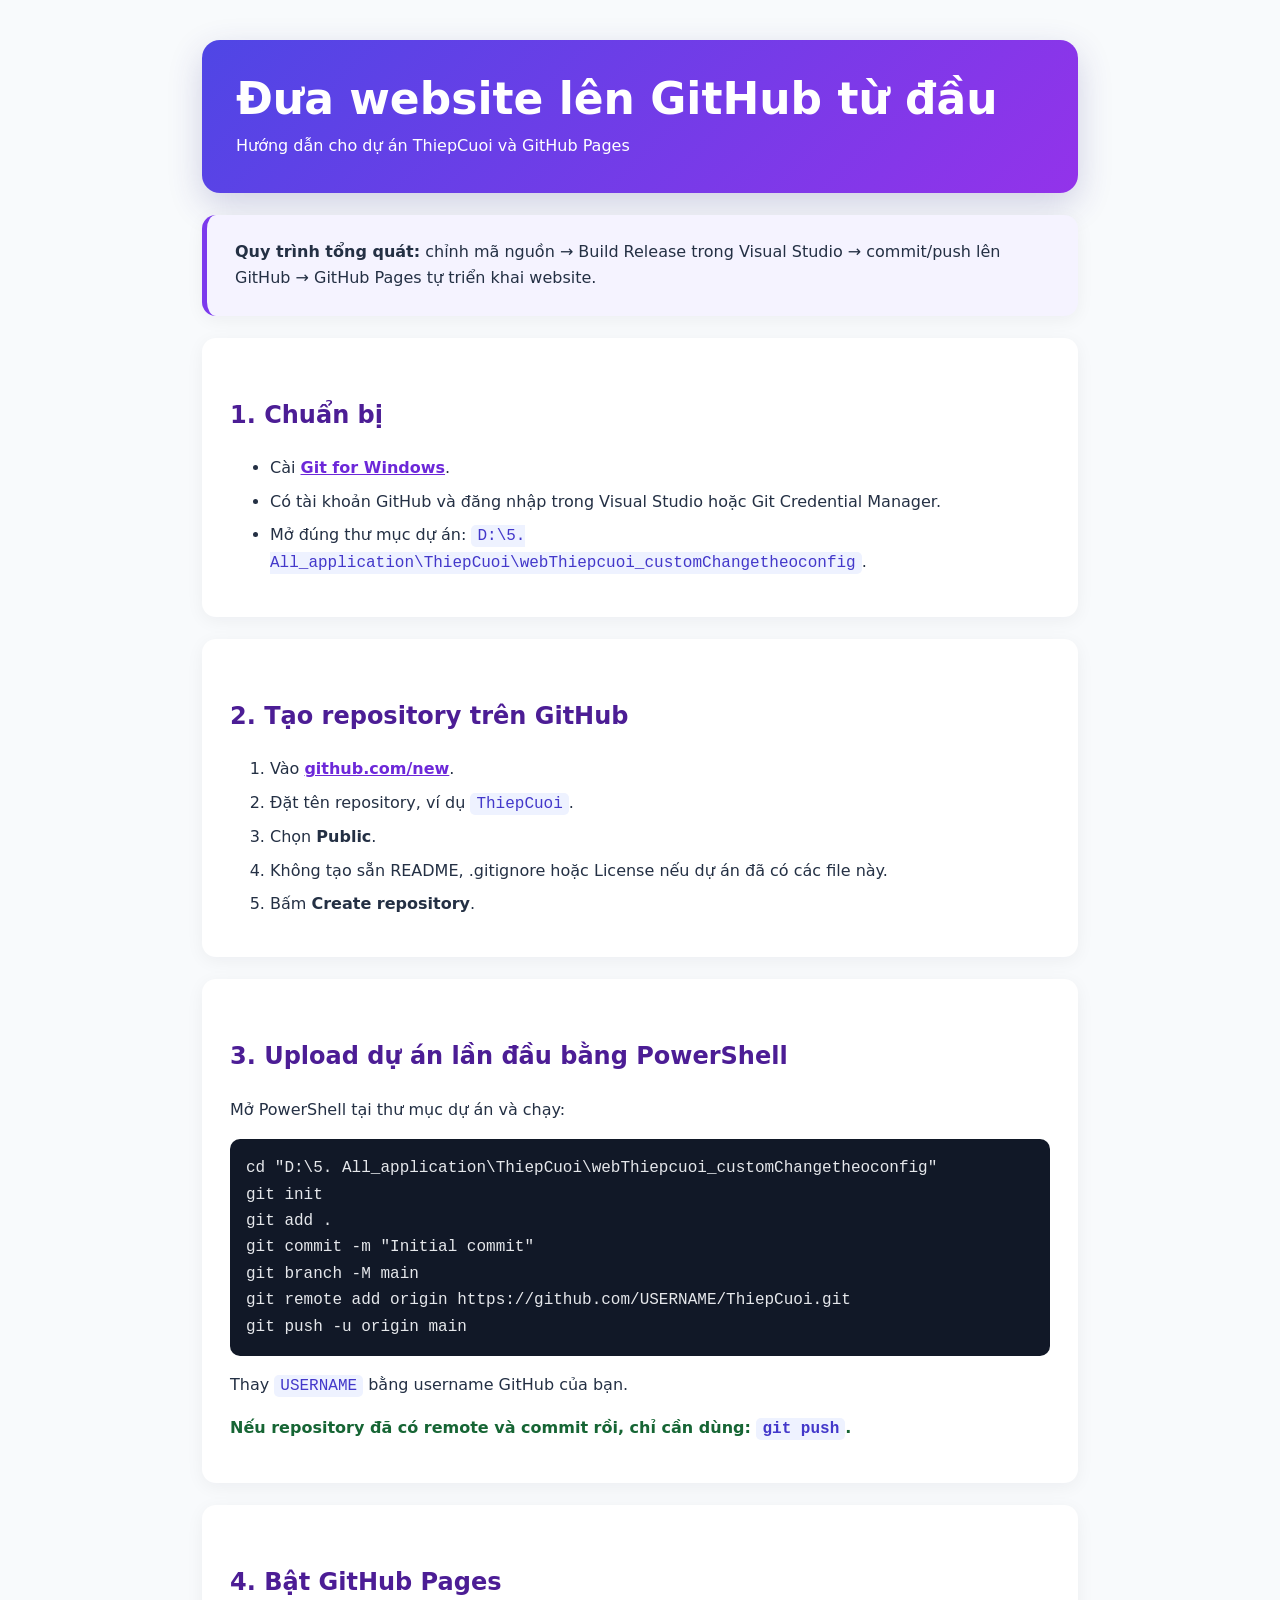
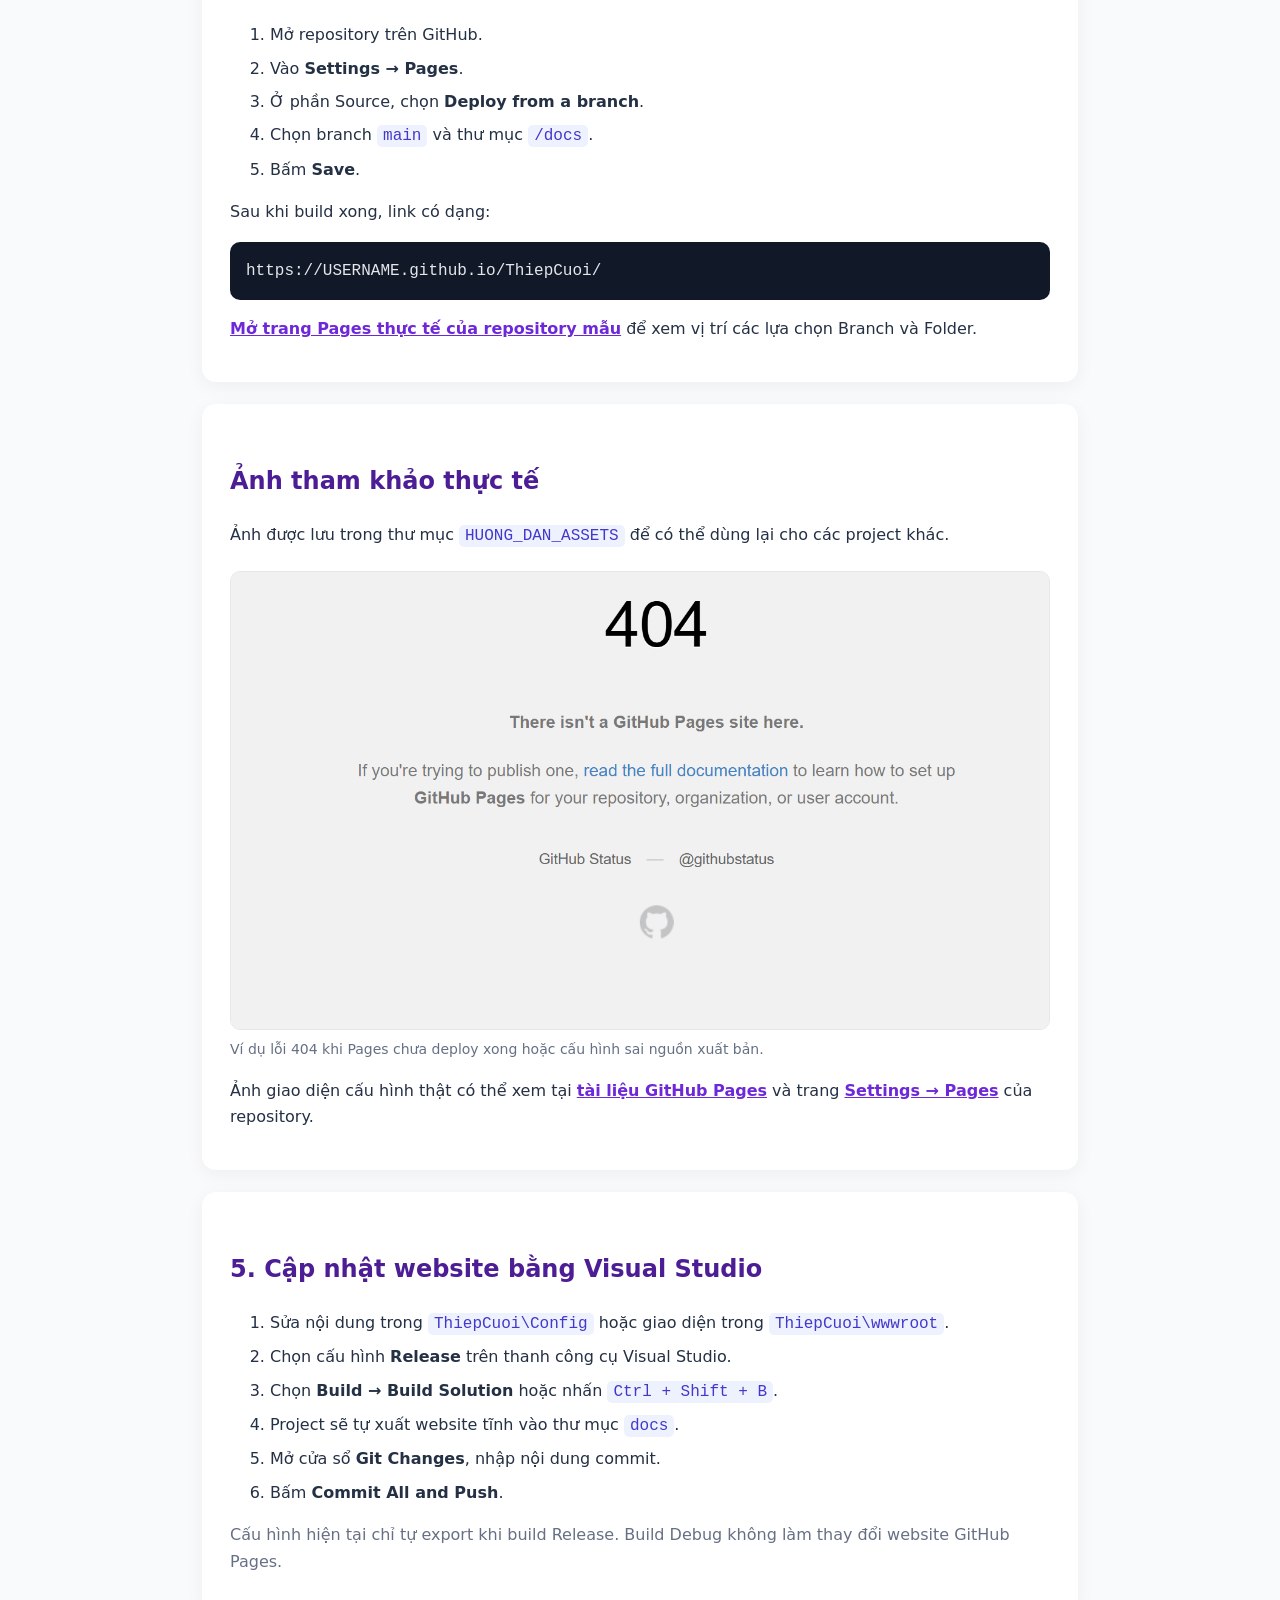
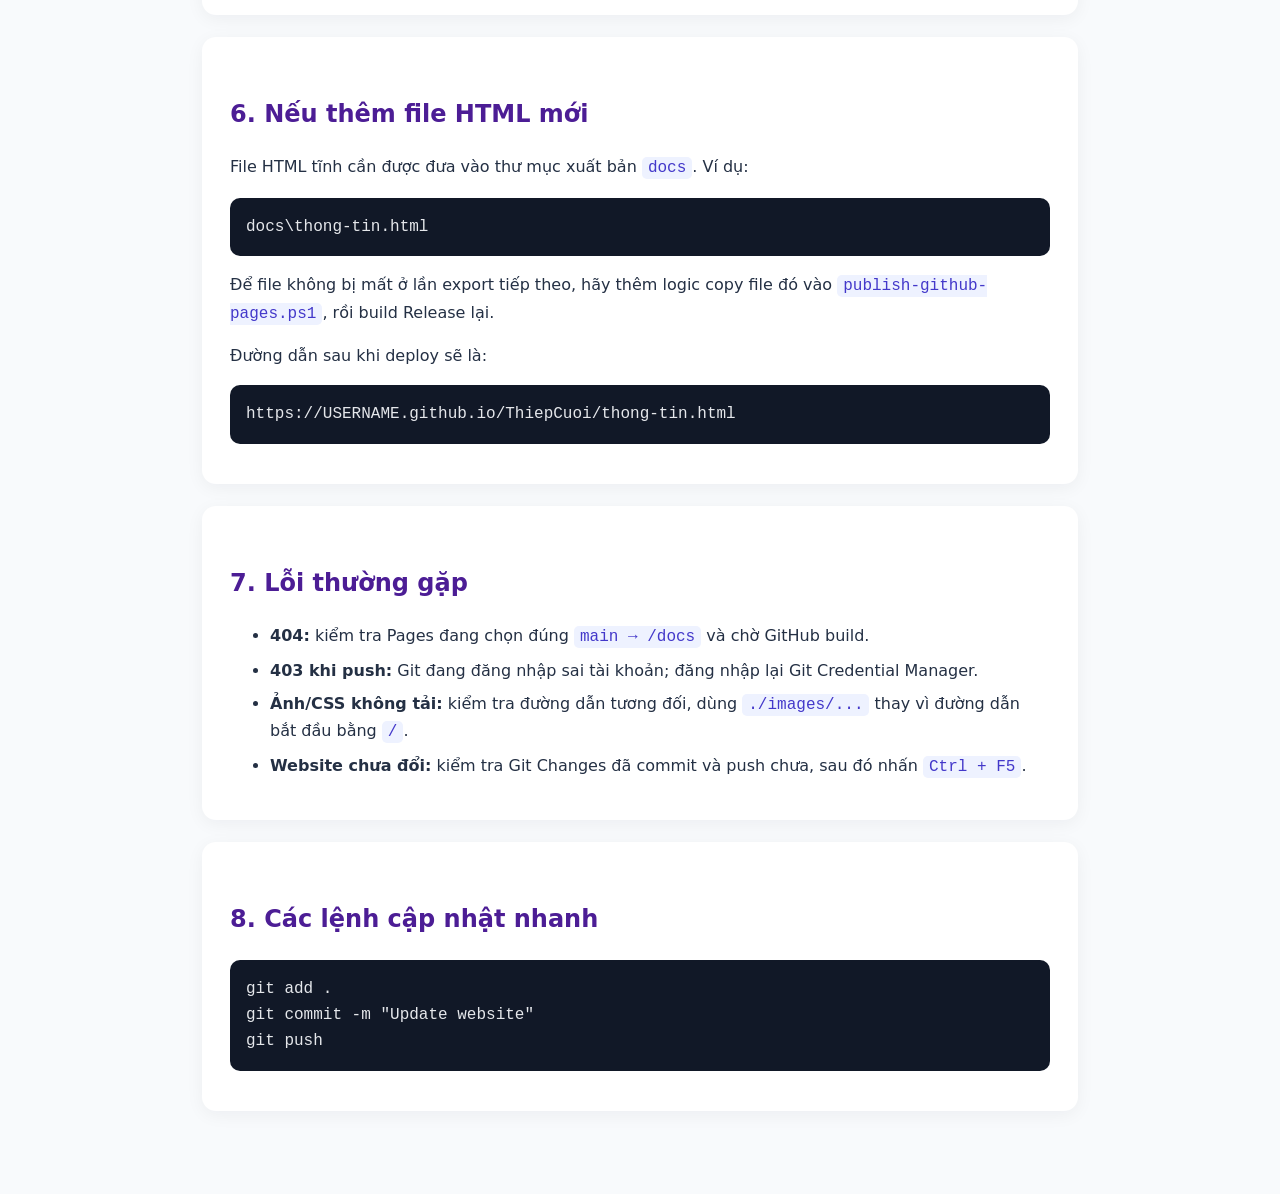
<file: HUONG_DAN_SETUP_GITHUB.html>
<!doctype html>
<html lang="vi">
<head>
  <meta charset="utf-8">
  <meta name="viewport" content="width=device-width, initial-scale=1">
  <title>Hướng dẫn đưa website lên GitHub</title>
  <style>
    :root { color-scheme: light; --ink:#243044; --muted:#667085; --accent:#7c3aed; --soft:#f5f3ff; }
    * { box-sizing:border-box; }
    body { margin:0; font:16px/1.65 system-ui,-apple-system,"Segoe UI",sans-serif; color:var(--ink); background:#f8fafc; }
    main { max-width:920px; margin:40px auto; padding:0 22px 60px; }
    header { padding:34px; color:white; border-radius:18px; background:linear-gradient(135deg,#4f46e5,#9333ea); box-shadow:0 12px 35px #312e8133; }
    h1 { margin:0 0 8px; font-size:clamp(28px,5vw,44px); line-height:1.15; }
    h2 { margin-top:34px; color:#4c1d95; }
    h3 { margin-top:24px; }
    section, .note { margin-top:22px; padding:24px 28px; background:white; border-radius:14px; box-shadow:0 4px 18px #0f172a0d; }
    code { padding:2px 6px; border-radius:5px; background:#eef2ff; color:#4338ca; }
    pre { overflow:auto; padding:16px; border-radius:10px; color:#e5e7eb; background:#111827; }
    pre code { padding:0; color:inherit; background:none; }
    .note { border-left:5px solid var(--accent); background:var(--soft); }
    figure { margin:22px 0 0; }
    figure img { display:block; width:100%; max-height:520px; object-fit:contain; border:1px solid #e5e7eb; border-radius:10px; background:#f8fafc; }
    figcaption { margin-top:8px; color:var(--muted); font-size:14px; }
    .muted { color:var(--muted); }
    li { margin:7px 0; }
    a { color:#6d28d9; font-weight:600; }
    .check { color:#166534; font-weight:600; }
  </style>
</head>
<body>
<main>
  <header>
    <h1>Đưa website lên GitHub từ đầu</h1>
    <div>Hướng dẫn cho dự án ThiepCuoi và GitHub Pages</div>
  </header>

  <div class="note">
    <strong>Quy trình tổng quát:</strong>
    chỉnh mã nguồn → Build Release trong Visual Studio → commit/push lên GitHub → GitHub Pages tự triển khai website.
  </div>

  <section>
    <h2>1. Chuẩn bị</h2>
    <ul>
      <li>Cài <a href="https://git-scm.com/download/win">Git for Windows</a>.</li>
      <li>Có tài khoản GitHub và đăng nhập trong Visual Studio hoặc Git Credential Manager.</li>
      <li>Mở đúng thư mục dự án: <code>D:\5. All_application\ThiepCuoi\webThiepcuoi_customChangetheoconfig</code>.</li>
    </ul>
  </section>

  <section>
    <h2>2. Tạo repository trên GitHub</h2>
    <ol>
      <li>Vào <a href="https://github.com/new">github.com/new</a>.</li>
      <li>Đặt tên repository, ví dụ <code>ThiepCuoi</code>.</li>
      <li>Chọn <strong>Public</strong>.</li>
      <li>Không tạo sẵn README, .gitignore hoặc License nếu dự án đã có các file này.</li>
      <li>Bấm <strong>Create repository</strong>.</li>
    </ol>
  </section>

  <section>
    <h2>3. Upload dự án lần đầu bằng PowerShell</h2>
    <p>Mở PowerShell tại thư mục dự án và chạy:</p>
    <pre><code>cd "D:\5. All_application\ThiepCuoi\webThiepcuoi_customChangetheoconfig"
git init
git add .
git commit -m "Initial commit"
git branch -M main
git remote add origin https://github.com/USERNAME/ThiepCuoi.git
git push -u origin main</code></pre>
    <p>Thay <code>USERNAME</code> bằng username GitHub của bạn.</p>
    <p class="check">Nếu repository đã có remote và commit rồi, chỉ cần dùng: <code>git push</code>.</p>
  </section>

  <section>
    <h2>4. Bật GitHub Pages</h2>
    <ol>
      <li>Mở repository trên GitHub.</li>
      <li>Vào <strong>Settings → Pages</strong>.</li>
      <li>Ở phần Source, chọn <strong>Deploy from a branch</strong>.</li>
      <li>Chọn branch <code>main</code> và thư mục <code>/docs</code>.</li>
      <li>Bấm <strong>Save</strong>.</li>
    </ol>
    <p>Sau khi build xong, link có dạng:</p>
    <pre><code>https://USERNAME.github.io/ThiepCuoi/</code></pre>
    <p><a href="https://github.com/hungduong2test-hue/ThiepCuoi/settings/pages">Mở trang Pages thực tế của repository mẫu</a> để xem vị trí các lựa chọn Branch và Folder.</p>
  </section>

  <section>
    <h2>Ảnh tham khảo thực tế</h2>
    <p>Ảnh được lưu trong thư mục <code>HUONG_DAN_ASSETS</code> để có thể dùng lại cho các project khác.</p>
    <figure>
      <img src="HUONG_DAN_ASSETS/github-pages-404.png" alt="Màn hình GitHub Pages báo lỗi 404">
      <figcaption>Ví dụ lỗi 404 khi Pages chưa deploy xong hoặc cấu hình sai nguồn xuất bản.</figcaption>
    </figure>
    <p>Ảnh giao diện cấu hình thật có thể xem tại <a href="https://docs.github.com/en/pages/getting-started-with-github-pages/configuring-a-publishing-source-for-your-github-pages-site">tài liệu GitHub Pages</a> và trang <a href="https://github.com/hungduong2test-hue/ThiepCuoi/settings/pages">Settings → Pages</a> của repository.</p>
  </section>

  <section>
    <h2>5. Cập nhật website bằng Visual Studio</h2>
    <ol>
      <li>Sửa nội dung trong <code>ThiepCuoi\Config</code> hoặc giao diện trong <code>ThiepCuoi\wwwroot</code>.</li>
      <li>Chọn cấu hình <strong>Release</strong> trên thanh công cụ Visual Studio.</li>
      <li>Chọn <strong>Build → Build Solution</strong> hoặc nhấn <code>Ctrl + Shift + B</code>.</li>
      <li>Project sẽ tự xuất website tĩnh vào thư mục <code>docs</code>.</li>
      <li>Mở cửa sổ <strong>Git Changes</strong>, nhập nội dung commit.</li>
      <li>Bấm <strong>Commit All and Push</strong>.</li>
    </ol>
    <p class="muted">Cấu hình hiện tại chỉ tự export khi build Release. Build Debug không làm thay đổi website GitHub Pages.</p>
  </section>

  <section>
    <h2>6. Nếu thêm file HTML mới</h2>
    <p>File HTML tĩnh cần được đưa vào thư mục xuất bản <code>docs</code>. Ví dụ:</p>
    <pre><code>docs\thong-tin.html</code></pre>
    <p>Để file không bị mất ở lần export tiếp theo, hãy thêm logic copy file đó vào <code>publish-github-pages.ps1</code>, rồi build Release lại.</p>
    <p>Đường dẫn sau khi deploy sẽ là:</p>
    <pre><code>https://USERNAME.github.io/ThiepCuoi/thong-tin.html</code></pre>
  </section>

  <section>
    <h2>7. Lỗi thường gặp</h2>
    <ul>
      <li><strong>404:</strong> kiểm tra Pages đang chọn đúng <code>main → /docs</code> và chờ GitHub build.</li>
      <li><strong>403 khi push:</strong> Git đang đăng nhập sai tài khoản; đăng nhập lại Git Credential Manager.</li>
      <li><strong>Ảnh/CSS không tải:</strong> kiểm tra đường dẫn tương đối, dùng <code>./images/...</code> thay vì đường dẫn bắt đầu bằng <code>/</code>.</li>
      <li><strong>Website chưa đổi:</strong> kiểm tra Git Changes đã commit và push chưa, sau đó nhấn <code>Ctrl + F5</code>.</li>
    </ul>
  </section>

  <section>
    <h2>8. Các lệnh cập nhật nhanh</h2>
    <pre><code>git add .
git commit -m "Update website"
git push</code></pre>
  </section>
</main>
</body>
</html>
</file>
